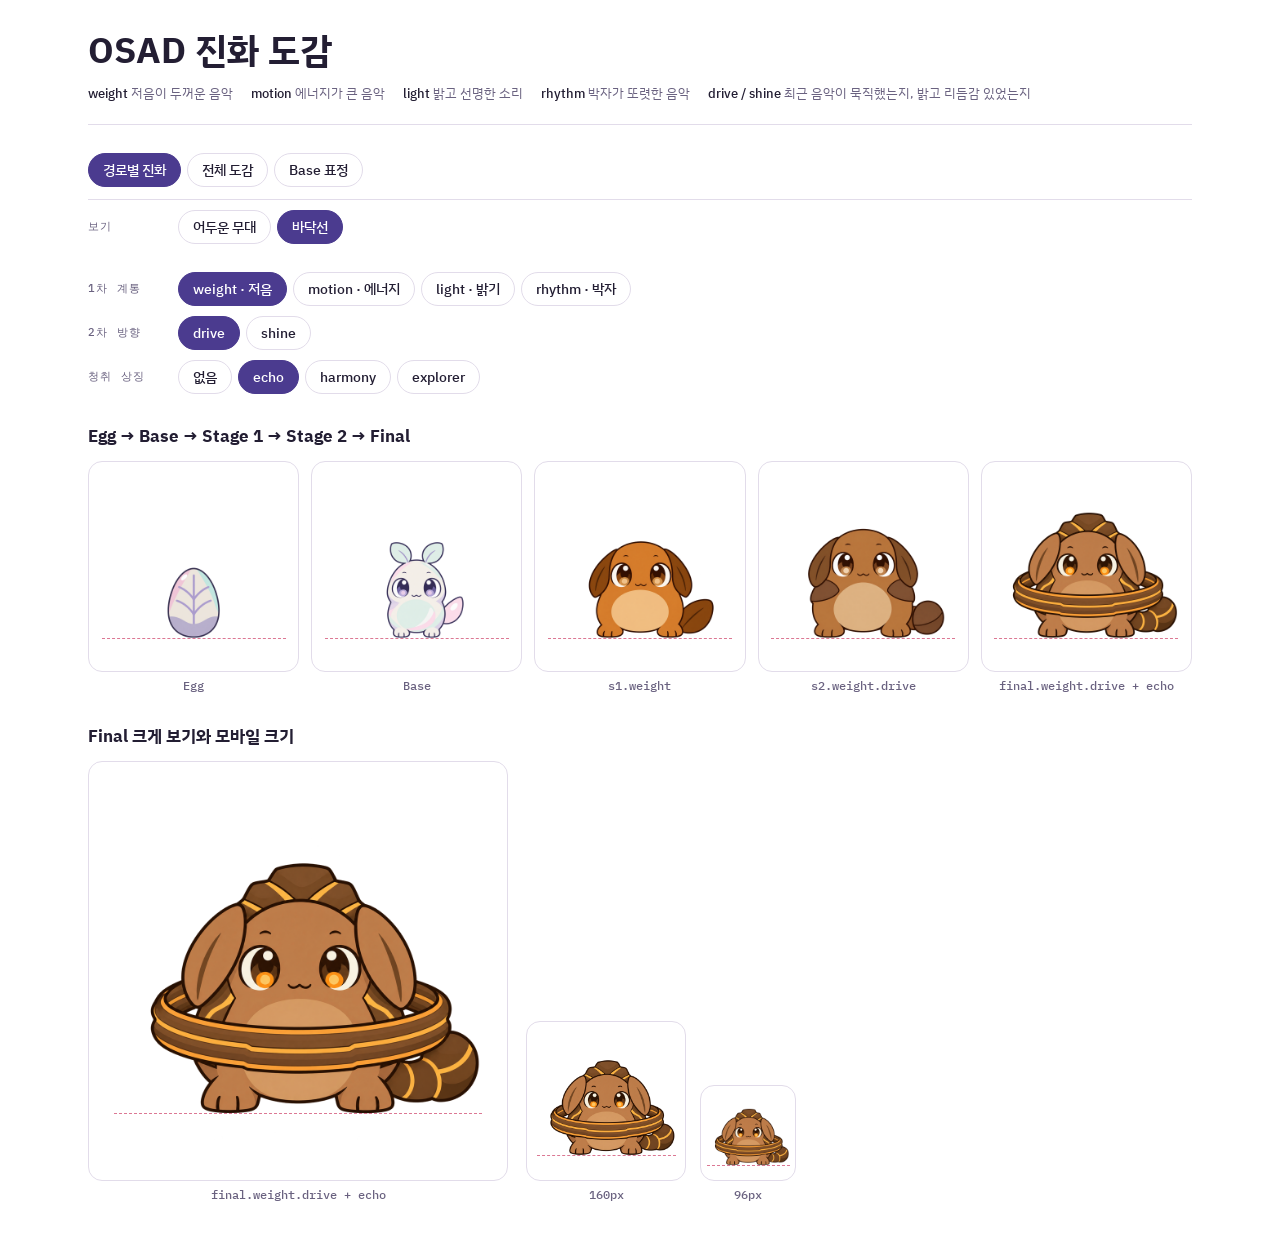
<file: atlas/index.html>
<!doctype html>
<html lang="ko">
<head>
<meta charset="utf-8">
<meta name="viewport" content="width=device-width,initial-scale=1">
<title>OSAD 진화 도감</title>
<link rel="preconnect" href="https://fonts.googleapis.com">
<link rel="preconnect" href="https://fonts.gstatic.com" crossorigin>
<link rel="stylesheet" href="https://fonts.googleapis.com/css2?family=IBM+Plex+Mono:wght@500&family=IBM+Plex+Sans+KR:wght@400;500;700&display=swap">
<style>
:root{
  --bg:#FFFFFF; --surface:#FFFFFF; --ink:#231E33; --mute:#6A6280; --line:#E2DCEA;
  --accent:#4B3B8F; --accent-ink:#FFFFFF; --stage:#FFFFFF; --stage-dark:#1B1630; --ground:#D4577A;
  --sans:"IBM Plex Sans KR",system-ui,-apple-system,"Apple SD Gothic Neo",sans-serif;
  --mono:"IBM Plex Mono",ui-monospace,Menlo,monospace;
}
*{box-sizing:border-box}
body{background:var(--bg);color:var(--ink);font:15px/1.6 var(--sans)}
.wrap{max-width:1180px;margin:0 auto;padding-inline:max(16px,3vw);padding-block:28px 56px;display:grid;gap:28px}
header{display:grid;gap:12px;padding-bottom:20px;border-bottom:1px solid var(--line)}
h1{font-size:clamp(26px,4vw,36px);line-height:1.2;margin:0;text-wrap:balance}
.legend{display:flex;flex-wrap:wrap;gap:8px 18px;font-size:13px;color:var(--mute)}
.legend b{color:var(--ink);font-weight:500}
.controls{display:grid;gap:10px}
.row-ctl{display:flex;flex-wrap:wrap;align-items:center;gap:6px}
.row-ctl > span{font:500 11px/1 var(--mono);letter-spacing:.1em;text-transform:uppercase;color:var(--mute);min-width:84px}
button{font:500 14px/1 var(--sans);padding:9px 14px;border-radius:999px;border:1px solid var(--line);background:var(--surface);color:var(--ink);cursor:pointer}
button:hover{border-color:var(--accent)}
button:focus-visible{outline:2px solid var(--accent);outline-offset:2px}
button[aria-pressed="true"]{background:var(--accent);border-color:var(--accent);color:var(--accent-ink)}
.tabs{display:flex;flex-wrap:wrap;gap:6px;border-bottom:1px solid var(--line);padding-bottom:12px}
h2{font-size:17px;margin:0 0 12px;text-wrap:balance}
section{display:grid;gap:28px}
.strip{display:grid;grid-template-columns:repeat(auto-fit,minmax(150px,1fr));gap:12px}
.cell{display:grid;gap:6px;justify-items:center}
.cell small{font:500 12px/1.3 var(--mono);color:var(--mute);text-align:center}
.stage{position:relative;width:100%;aspect-ratio:1;max-width:100%;border:1px solid var(--line);border-radius:14px;background:var(--stage)}
body.darkstage .stage{background:var(--stage-dark);border-color:#2E2645}
.stage img{position:absolute;inset:0;width:100%;height:100%;object-fit:contain}
.stage .g{position:absolute;left:6%;right:6%;top:84%;border-top:1px dashed var(--ground);opacity:.8}
body:not(.guides) .stage .g{display:none}
.feature{display:grid;grid-template-columns:minmax(0,420px) auto;gap:18px;align-items:end}
.minis{display:flex;gap:14px;align-items:flex-end}
.minis .stage{width:auto}
@media (max-width:640px){.feature{grid-template-columns:1fr}}
.grid{display:grid;grid-template-columns:repeat(auto-fill,minmax(132px,1fr));gap:10px}
.note{font-size:13px;color:var(--mute);margin:0}
@media (prefers-reduced-motion:no-preference){.stage img{transition:opacity .2s}}
</style>
<style>body{margin:0}img{max-width:100%}[hidden]{display:none!important}</style>
</head>
<body>

<div class="wrap">
  <header>
    <h1>OSAD 진화 도감</h1>
    <div class="legend">
      <span><b>weight</b> 저음이 두꺼운 음악</span><span><b>motion</b> 에너지가 큰 음악</span>
      <span><b>light</b> 밝고 선명한 소리</span><span><b>rhythm</b> 박자가 또렷한 음악</span>
      <span><b>drive / shine</b> 최근 음악이 묵직했는지, 밝고 리듬감 있었는지</span>
    </div>
  </header>

  <div class="controls">
    <div class="tabs" role="tablist">
      <button id="tab-path" data-tab="path" aria-pressed="true">경로별 진화</button>
      <button id="tab-atlas" data-tab="atlas" aria-pressed="false">전체 도감</button>
      <button id="tab-base" data-tab="base" aria-pressed="false">Base 표정</button>
    </div>
    <div class="row-ctl"><span>보기</span>
      <button id="opt-dark" data-dark aria-pressed="false">어두운 무대</button>
      <button id="opt-guides" data-guides aria-pressed="true">바닥선</button>
    </div>
  </div>

  <section id="path">
    <div class="controls">
      <div class="row-ctl"><span>1차 계통</span><div id="lin" class="row-ctl"></div></div>
      <div class="row-ctl"><span>2차 방향</span><div id="dir" class="row-ctl"></div></div>
      <div class="row-ctl"><span>청취 상징</span><div id="sig" class="row-ctl"></div></div>
    </div>
    <div><h2>Egg → Base → Stage 1 → Stage 2 → Final</h2><div class="strip" id="pathRow"></div></div>
    <div><h2>Final 크게 보기와 모바일 크기</h2><div class="feature" id="bigRow"></div></div>
  </section>

  <section id="atlas" hidden>
    <div><h2>Stage 1 · 4계통</h2><div class="grid" id="s1"></div></div>
    <div><h2>Stage 2 · 4계통 × 2방향</h2><div class="grid" id="s2"></div></div>
    <div><h2>Final · 상징 없음</h2><div class="grid" id="fNone"></div></div>
    <div><h2>Final + echo</h2><div class="grid" id="fEcho"></div></div>
    <div><h2>Final + harmony</h2><div class="grid" id="fHarmony"></div></div>
    <div><h2>Final + explorer</h2><div class="grid" id="fExplorer"></div></div>
  </section>

  <section id="base" hidden>
    <div><h2>Base 표정 4종</h2><div class="strip" id="expr"></div></div>
  </section>
</div>

<script>
const LIN=["weight","motion","light","rhythm"], DIR=["drive","shine"], SIG=["none","echo","harmony","explorer"];
const LABEL={weight:"weight · 저음",motion:"motion · 에너지",light:"light · 밝기",rhythm:"rhythm · 박자",drive:"drive",shine:"shine",none:"없음",echo:"echo",harmony:"harmony",explorer:"explorer"};
const st={lin:"weight",dir:"drive",sig:"echo"};
const A="avatar/";
// Sets with a body animation loop; reduced motion shows the still (?motion=full overrides).
const ANIMATED=new Set(["final.light.drive.explorer"]);
const MOTION=new URLSearchParams(location.search).get("motion")==="full"||!matchMedia("(prefers-reduced-motion: reduce)").matches;
function src(stage,lin,dir,sig){
  if(stage==="egg")return A+"egg/body.webp";
  if(stage==="base")return A+"base/body.webp";
  if(stage==="s1")return A+`s1.${lin}/body.webp`;
  if(stage==="s2")return A+`s2.${lin}.${dir}/body.webp`;
  const id=sig==="none"?`final.${lin}.${dir}`:`final.${lin}.${dir}.${sig}`;
  return A+id+(ANIMATED.has(id)&&MOTION?"/anim.webp":"/body.webp");
}
function stage(s,cap,px){
  const size=px?` style="width:${px}px"`:"";
  return `<div class="cell"><div class="stage"${size}><img src="${s}" alt="${cap||""}" loading="lazy"><div class="g"></div></div>${cap?`<small>${cap}</small>`:""}</div>`;
}
function buttons(id,opts,key){
  document.getElementById(id).innerHTML=opts.map(o=>`<button id="${key}-${o}" data-k="${key}" data-v="${o}" aria-pressed="${st[key]===o}">${LABEL[o]}</button>`).join("");
}
function renderPath(){
  buttons("lin",LIN,"lin");buttons("dir",DIR,"dir");buttons("sig",SIG,"sig");
  const {lin,dir,sig}=st, fin=src("final",lin,dir,sig), cap=`final.${lin}.${dir}${sig==="none"?"":" + "+sig}`;
  document.getElementById("pathRow").innerHTML=stage(src("egg"),"Egg")+stage(src("base"),"Base")+stage(src("s1",lin),`s1.${lin}`)+stage(src("s2",lin,dir),`s2.${lin}.${dir}`)+stage(fin,cap);
  document.getElementById("bigRow").innerHTML=stage(fin,cap)+`<div class="minis">${stage(fin,"160px",160)}${stage(fin,"96px",96)}</div>`;
  document.querySelectorAll("[data-k]").forEach(b=>b.onclick=()=>{st[b.dataset.k]=b.dataset.v;renderPath();});
}
function renderAtlas(){
  const fill=(id,items)=>document.getElementById(id).innerHTML=items.map(([s,c])=>stage(s,c)).join("");
  fill("s1",LIN.map(l=>[src("s1",l),l]));
  fill("s2",LIN.flatMap(l=>DIR.map(d=>[src("s2",l,d),`${l}.${d}`])));
  [["fNone","none"],["fEcho","echo"],["fHarmony","harmony"],["fExplorer","explorer"]].forEach(([id,sig])=>
    fill(id,LIN.flatMap(l=>DIR.map(d=>[src("final",l,d,sig),`${l}.${d}`]))));
}
document.getElementById("expr").innerHTML=["neutral","listening","analyzing","happy"].map(e=>stage(A+`base/${e}.webp`,e)).join("");
function showTab(name){
  document.querySelectorAll("[data-tab]").forEach(x=>x.setAttribute("aria-pressed",String(x.dataset.tab===name)));
  document.querySelectorAll("section").forEach(s=>s.hidden=s.id!==name);
}
document.querySelectorAll("[data-tab]").forEach(b=>b.onclick=()=>showTab(b.dataset.tab));
const toggle=(sel,cls)=>{const b=document.querySelector(sel);b.onclick=()=>{document.body.classList.toggle(cls);b.setAttribute("aria-pressed",String(document.body.classList.contains(cls)));};};
toggle("[data-dark]","darkstage"); toggle("[data-guides]","guides");
document.body.classList.add("guides");
renderPath(); renderAtlas();
const h=location.hash.replace("#","");
if(["path","atlas","base"].includes(h))showTab(h);
</script>

</body>
</html>
</file>
